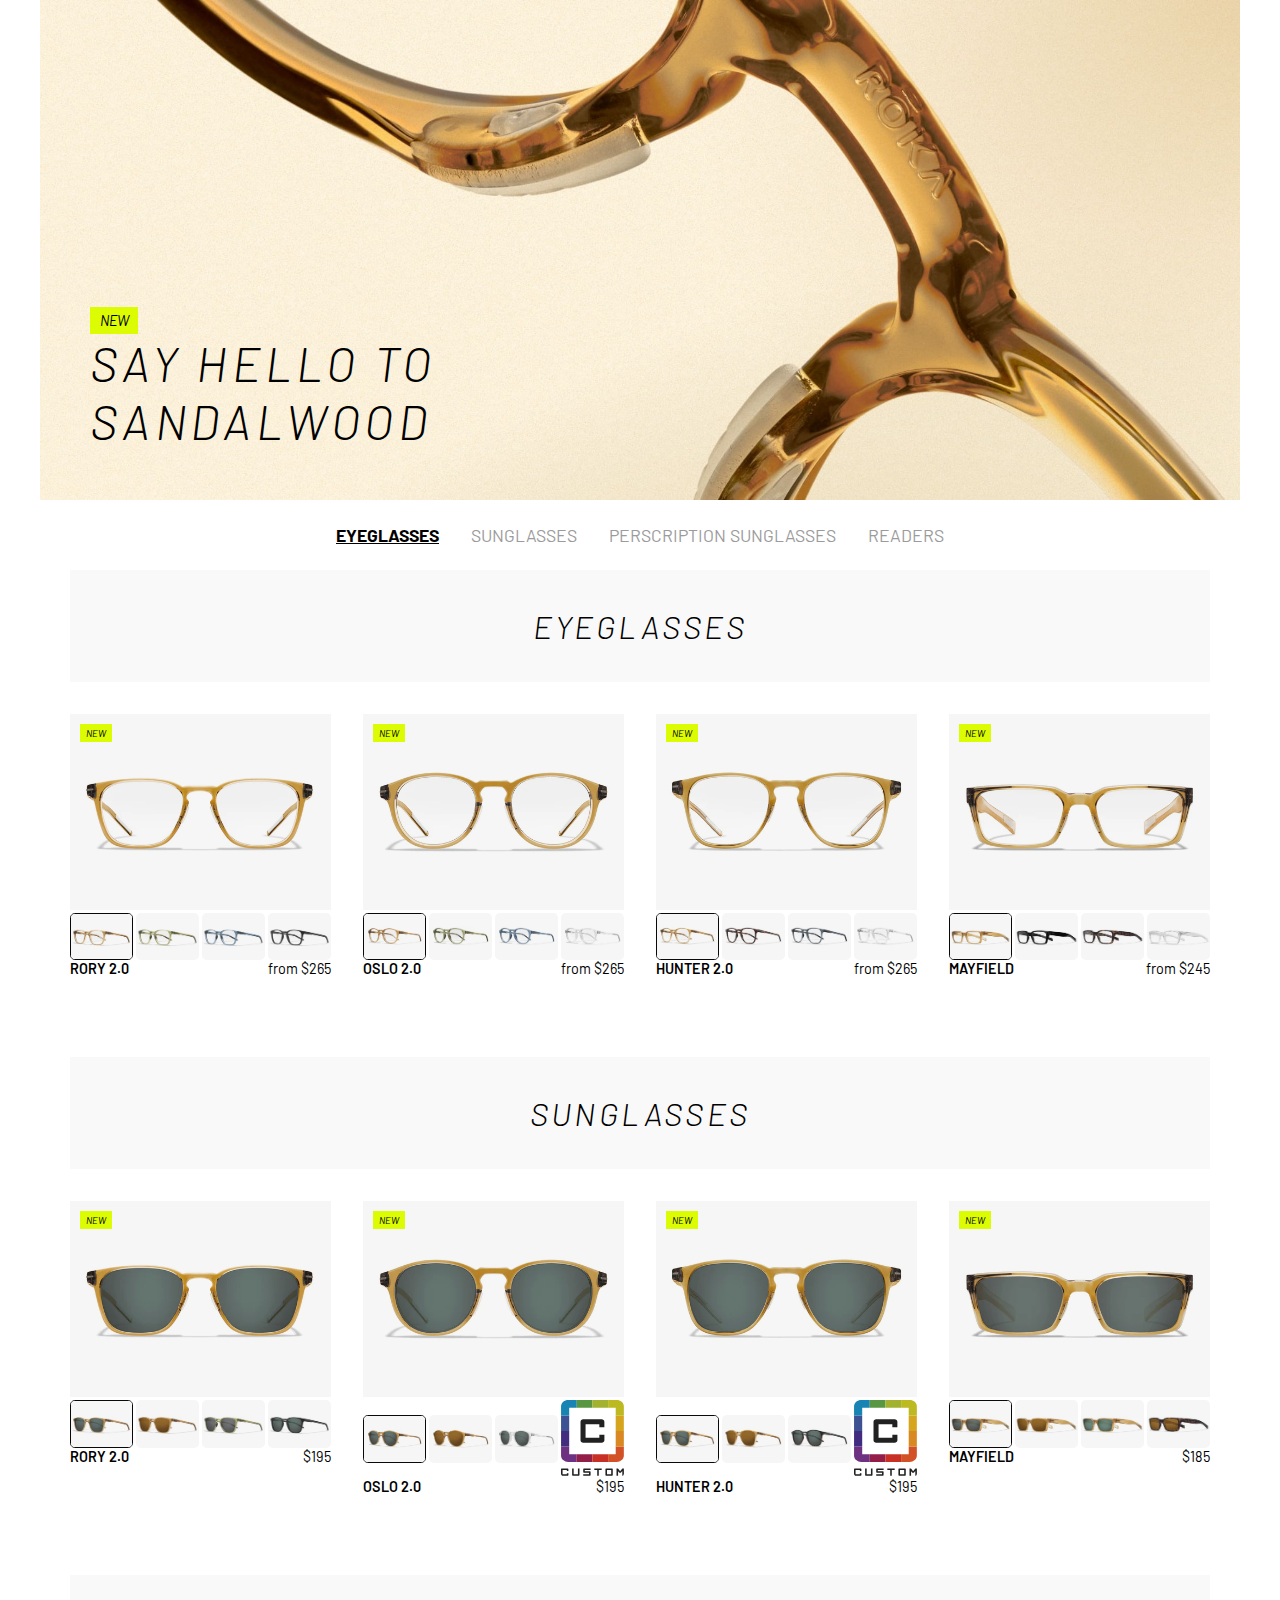
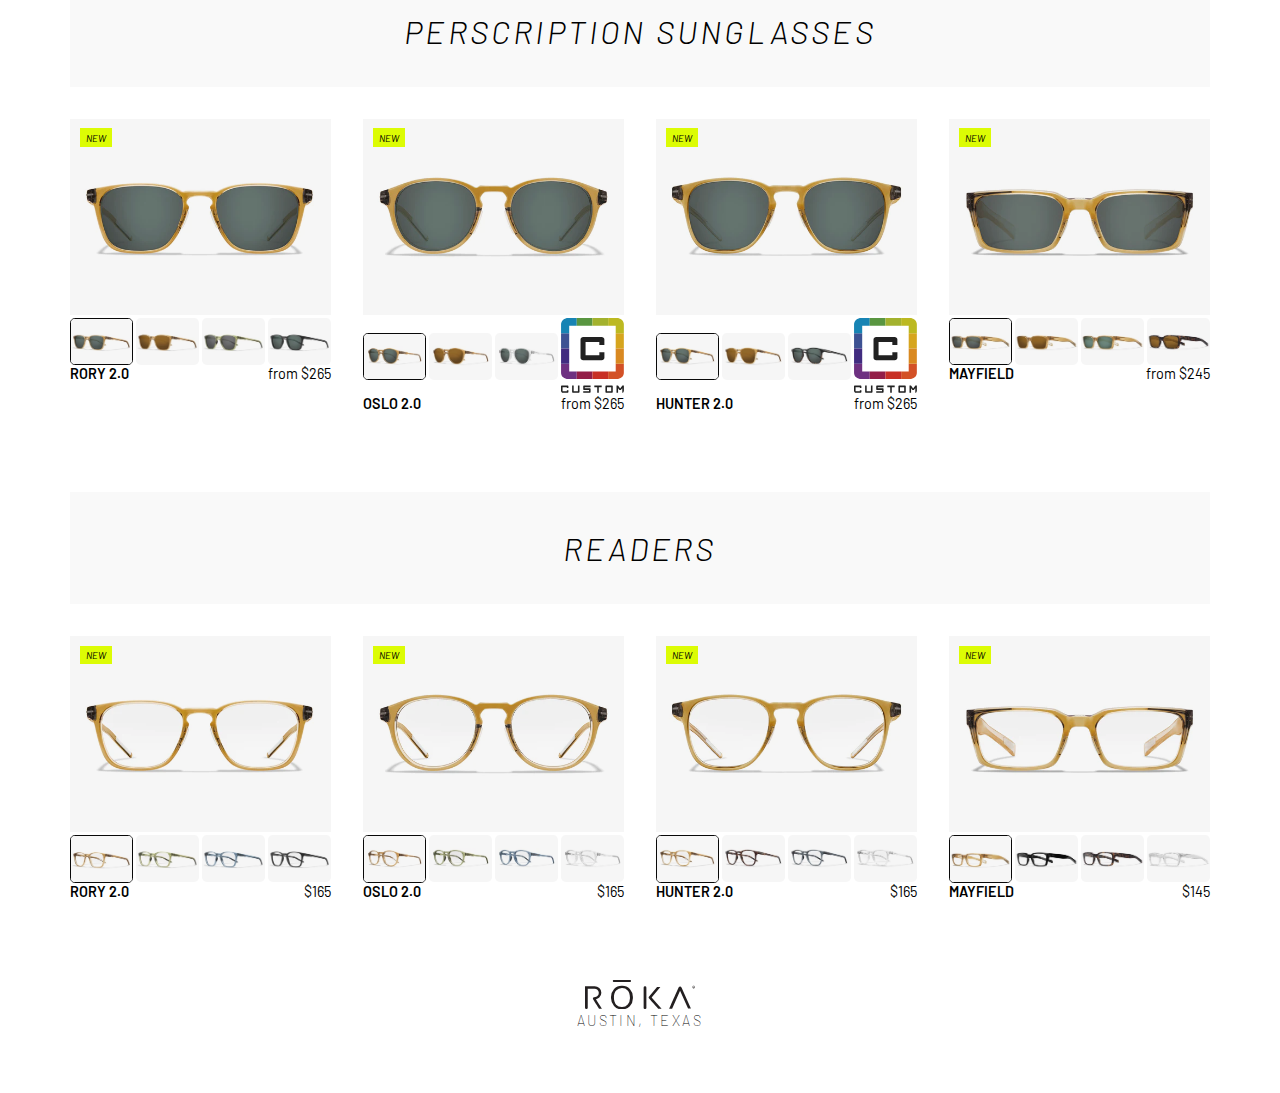
<file: landing-page/index.html>
<!DOCTYPE html>
<html lang="en">
<head>
  <meta charset="UTF-8">
  <meta name="viewport" content="width=device-width, initial-scale=1.0">
  <link rel="stylesheet" href="styles/style.css">
  <link rel="preconnect" href="https://fonts.googleapis.com">
<link rel="preconnect" href="https://fonts.gstatic.com" crossorigin>
<link href="https://fonts.googleapis.com/css2?family=Barlow:ital,wght@0,100;0,200;0,300;0,400;0,500;0,600;0,700;0,800;0,900;1,100;1,200;1,300;1,400;1,500;1,600;1,700;1,800;1,900&display=swap" rel="stylesheet">
  <title>Landing Page</title>
</head>
<body>
  
  <div class="wrapper">
    <!----------------------Banner----------------------->
    <header>
      <section class="banner">
        <div class="banner-img">
          <div class="banner-text">
            <h6>New</h6>
            <h3>Say hello to sandalwood</h3>
          </div>
        </div>
      </section>
    </header>
    <main>
      <div class="content-wrapper">
         <!----------------------Nav----------------------->
        <section class="nav">
          <nav>
            <ul>
              <li><a class="active" href="#eyeglasses">Eyeglasses</a></li>
              <li><a href="#sunglasses">Sunglasses</a></li>
              <li><a href="#perscription-sunglasses">Perscription Sunglasses</a></li>
              <li><a href="#readers">Readers</a></li>
            </ul>
          </nav>
        </section>
         <!----------------------Eyeglasses----------------------->
        <section id="eyeglasses">
          <div class="section-title">
            <h4>Eyeglasses</h4>
          </div>
          <div class="product-grid">
            <div class="grid-item gridItem">
              <div class="img-container">
                <a href="#"><img class="productImage" src="images/rory-sandalwood-front.webp" alt=""></a>
                <div class="new-icon newIcon">New</div>
              </div>
              <div class="color-varient-container">
                <div class="varient-img-container">
                  <img class="new active" src="images/rory-sandalwood-side.avif" data-src="images/rory-sandalwood-front.webp" alt="">
                </div>
                <div class="varient-img-container">
                  <img src="images/rory-crystalsage-side.avif" data-src="images/rory-crystalsage-front.webp" alt="">
                </div>
                <div class="varient-img-container">
                  <img src="images/rory-crystalslate-side.avif" data-src="images/rory-crystalslate-front.webp" alt="">
                </div>
                <div class="varient-img-container">
                  <img src="images/rory-mattebalck-side.avif" data-src="images/rory-matteblack-front.webp" alt="">
                </div>
              </div>
              <div class="grid-item-text">
                <span class="product-title">Rory 2.0</span>
                <span class="product-price">from $265</span>
              </div>
            </div>
            <div class="grid-item gridItem">
              <div class="img-container">
                <a href="#"><img class="productImage" src="images/oslo-sandalwood-front.webp" alt=""></a>
                <div class="new-icon newIcon">New</div>
              </div>
              <div class="color-varient-container">
                <div class="varient-img-container">
                  <img class="new active" src="images/oslo-sandalwood-side.avif" data-src="images/oslo-sandalwood-front.webp" alt="">
                </div>
                <div class="varient-img-container">
                  <img src="images/oslo-crystalsage-side.avif" data-src="images/oslo-crystalsage-front.webp" alt="">
                </div>
                <div class="varient-img-container">
                  <img src="images/oslo-crystalslate-side.avif" data-src="images/oslo-crystalslate-front.webp" alt="">
                </div>
                <div class="varient-img-container">
                  <img src="images/oslo-clear-side.webp" data-src="images/oslo-clear-front.webp" alt="">
                </div>
              </div>
              <div class="grid-item-text">
                <span class="product-title">Oslo 2.0</span>
                <span class="product-price">from $265</span>
              </div>
            </div>
            <div class="grid-item gridItem">
              <div class="img-container">
                <a href="#"><img class="productImage" src="images/hunter-sandalwood-front.webp" alt=""></a>
                <div class="new-icon newIcon">New</div>
              </div>
              <div class="color-varient-container">
                <div class="varient-img-container">
                  <img class="new active" src="images/hunter-sandalwood-side.avif" data-src="images/hunter-sandalwood-front.webp" alt="">
                </div>
                <div class="varient-img-container">
                  <img src="images/hunter-campfire-side.avif" data-src="images/hunter-campfire-front.webp" alt="">
                </div>
                <div class="varient-img-container">
                  <img src="images/hunter-crystalslate-side.avif" data-src="images/hunter-crystalslate-front.webp" alt="">
                </div>
                <div class="varient-img-container">
                  <img src="images/hunter-clear-side.webp" data-src="images/hunter-clear-front.webp" alt="">
                </div>
              </div>
              <div class="grid-item-text">
                <span class="product-title">Hunter 2.0</span>
                <span class="product-price">from $265</span>
              </div>
            </div>
            <div class="grid-item gridItem">
              <div class="img-container">
                <a href="#"><img class="productImage" src="images/mayfield-sandalwood-front.webp" alt=""></a>
                <div class="new-icon newIcon">New</div>
              </div>
              <div class="color-varient-container">
                <div class="varient-img-container">
                  <img class="new active" src="images/mayfield-sandalwood-side.avif" data-src="images/mayfield-sandalwood-front.webp" alt="">
                </div>
                <div class="varient-img-container">
                  <img src="images/mayfield-glossyblack-side.avif" data-src="images/mayfield-glossyblack-front.webp" alt="">
                </div>
                <div class="varient-img-container">
                  <img src="images/mayfield-campfire-side.avif" data-src="images/mayfield-campfire-front.webp" alt="">
                </div>
                <div class="varient-img-container">
                  <img src="images/mayfield-clear-side.webp" data-src="images/mayfield-clear-front.webp" alt="">
                </div>
              </div>
              <div class="grid-item-text">
                <span class="product-title">Mayfield</span>
                <span class="product-price">from $245</span>
              </div>
            </div>
          </div>
        </section>
         <!----------------------Sunglasses----------------------->
        <section id="sunglasses">
          <div class="section-title">
            <h4>Sunglasses</h4>
          </div>
          <div class="product-grid">
            <div class="grid-item gridItem">
              <div class="img-container">
                <a href="#"><img class="productImage" src="images/rory-sun-darkcarbon-sandalwood-front.webp" alt=""></a>
                <div class="new-icon newIcon">New</div>
              </div>
              <div class="color-varient-container">
                <div class="varient-img-container">
                  <img class="new active" src="images/rory-sun-darkcarbon-sandalwood-side.avif" data-src="images/rory-sun-darkcarbon-sandalwood-front.webp" alt="">
                </div>
                <div class="varient-img-container">
                  <img class="new" src="images/rory-sun-bronze-sandalwood-side.avif" data-src="images/rory-sun-bronze-sandalwood-front.webp" alt="">
                </div>
                <div class="varient-img-container">
                  <img src="images/rory-sun-darkcarbon-crystalsage-side.avif" data-src="images/rory-sun-darkcarbon-crystalsage-front.webp" alt="">
                </div>
                <div class="varient-img-container">
                  <img src="images/rory-sun-darkcarbon-matteblack-side.webp" data-src="images/rory-sun-darkcarbon-matteblack-front.webp" alt="">
                </div>
              </div>
              <div class="grid-item-text">
                <span class="product-title">Rory 2.0</span>
                <span class="product-price">$195</span>
              </div>
            </div>
            <div class="grid-item gridItem">
              <div class="img-container">
                <a href="#"><img class="productImage" src="images/oslo-sun-darkcarbon-sandalwood-front.webp" alt=""></a>
                <div class="new-icon newIcon">New</div>
              </div>
              <div class="color-varient-container">
                <div class="varient-img-container">
                  <img class="new active" src="images/oslo-sun-darkcarbon-sandalwood-side.avif" data-src="images/oslo-sun-darkcarbon-sandalwood-front.webp" alt="">
                </div>
                <div class="varient-img-container">
                  <img class="new" src="images/oslo-sun-bronze-sandalwood-side.avif" data-src="images/oslo-sun-bronze-sandalwood-front.webp" alt="">
                </div>
                <div class="varient-img-container">
                  <img src="images/oslo-sun-darkcarbon-clear-side.webp" data-src="images/oslo-sun-darkcarbon-clear-front.webp" alt="">
                </div>
                <div class="varient-img-container">
                  <img src="images/custom-logo-square.svg" data-src="images/oslo-sun-darkcarbon-sandalwood-front.webp" alt="">
                </div>
              </div>
              <div class="grid-item-text">
                <span class="product-title">Oslo 2.0</span>
                <span class="product-price">$195</span>
              </div>
            </div>
            <div class="grid-item gridItem">
              <div class="img-container">
                <a href="#"><img class="productImage" src="images/hunter-sun-darkcarbon-sandalwood-front.webp" alt=""></a>
                <div class="new-icon newIcon">New</div>
              </div>
              <div class="color-varient-container">
                <div class="varient-img-container">
                  <img class="new active" src="images/hunter-sun-darkcarbon-sandalwood-side.avif" data-src="images/hunter-sun-darkcarbon-sandalwood-front.webp" alt="">
                </div>
                <div class="varient-img-container">
                  <img class="new" src="images/hunter-sun-bronze-sandalwood-side.avif" data-src="images/hunter-sun-bronze-sandalwood-front.webp" alt="">
                </div>
                <div class="varient-img-container">
                  <img src="images/hunter-sun-darkcarbon-blacktort-side.avif" data-src="images/hunter-sun-darkcarbon-blacktort-front.webp" alt="">
                </div>
                <div class="varient-img-container">
                  <img src="images/custom-logo-square.svg" data-src="images/hunter-sun-darkcarbon-sandalwood-front.webp" alt="">
                </div>
              </div>
              <div class="grid-item-text">
                <span class="product-title">Hunter 2.0</span>
                <span class="product-price">$195</span>
              </div>
            </div>
            <div class="grid-item gridItem">
              <div class="img-container">
                <a href="#"><img class="productImage" src="images/mayfield-sun-darkcarbon-sandalwood-front.webp" alt=""></a>
                <div class="new-icon newIcon">New</div>
              </div>
              <div class="color-varient-container">
                <div class="varient-img-container">
                  <img class="new active" src="images/mayfield-sun-darkcarbon-sandalwood-side.avif" data-src="images/mayfield-sun-darkcarbon-sandalwood-front.webp" alt="">
                </div>
                <div class="varient-img-container">
                  <img class="new" src="images/mayfield-sun-bronze-sandalwood-side.avif" data-src="images/mayfield-sun-bronze-sandalwood-front.webp" alt="">
                </div>
                <div class="varient-img-container">
                  <img src="images/mayfield-sun-ranger-sandalwood-side.avif" data-src="images/mayfield-sun-ranger-sandalwood-front.webp" alt="">
                </div>
                <div class="varient-img-container">
                  <img src="images/mayfield-sun-bronze-campfire-side.avif" data-src="images/mayfield-sun-darkcarbon-campfire-front.webp" alt="">
                </div>
              </div>
              <div class="grid-item-text">
                <span class="product-title">Mayfield</span>
                <span class="product-price">$185</span>
              </div>
            </div>
          </div>
        </section>
         <!----------------------Perscription Sunglasses----------------------->
        <section id="perscription-sunglasses">
          <div class="section-title">
            <h4>Perscription Sunglasses</h4>
          </div>
          <div class="product-grid">
            <div class="grid-item gridItem">
              <div class="img-container">
                <a href="#"><img class="productImage" src="images/rory-sun-darkcarbon-sandalwood-front.webp" alt=""></a>
                <div class="new-icon newIcon">New</div>
              </div>
              <div class="color-varient-container">
                <div class="varient-img-container">
                  <img class="new active" src="images/rory-sun-darkcarbon-sandalwood-side.avif" data-src="images/rory-sun-darkcarbon-sandalwood-front.webp" alt="">
                </div>
                <div class="varient-img-container">
                  <img class="new" src="images/rory-sun-bronze-sandalwood-side.avif" data-src="images/rory-sun-bronze-sandalwood-front.webp" alt="">
                </div>
                <div class="varient-img-container">
                  <img src="images/rory-sun-darkcarbon-crystalsage-side.avif" data-src="images/rory-sun-darkcarbon-crystalsage-front.webp" alt="">
                </div>
                <div class="varient-img-container">
                  <img src="images/rory-sun-darkcarbon-matteblack-side.webp" data-src="images/rory-sun-darkcarbon-matteblack-front.webp" alt="">
                </div>
              </div>
              <div class="grid-item-text">
                <span class="product-title">Rory 2.0</span>
                <span class="product-price">from $265</span>
              </div>
            </div>
            <div class="grid-item gridItem">
              <div class="img-container">
                <a href="#"><img class="productImage" src="images/oslo-sun-darkcarbon-sandalwood-front.webp" alt=""></a>
                <div class="new-icon newIcon">New</div>
              </div>
              <div class="color-varient-container">
                <div class="varient-img-container">
                  <img class="new active" src="images/oslo-sun-darkcarbon-sandalwood-side.avif" data-src="images/oslo-sun-darkcarbon-sandalwood-front.webp" alt="">
                </div>
                <div class="varient-img-container">
                  <img class="new" src="images/oslo-sun-bronze-sandalwood-side.avif" data-src="images/oslo-sun-bronze-sandalwood-front.webp" alt="">
                </div>
                <div class="varient-img-container">
                  <img src="images/oslo-sun-darkcarbon-clear-side.webp" data-src="images/oslo-sun-darkcarbon-clear-front.webp" alt="">
                </div>
                <div class="varient-img-container">
                  <img src="images/custom-logo-square.svg" data-src="images/oslo-sun-darkcarbon-sandalwood-front.webp" alt="">
                </div>
              </div>
              <div class="grid-item-text">
                <span class="product-title">Oslo 2.0</span>
                <span class="product-price">from $265</span>
              </div>
            </div>
            <div class="grid-item gridItem">
              <div class="img-container">
                <a href="#"><img class="productImage" src="images/hunter-sun-darkcarbon-sandalwood-front.webp" alt=""></a>
                <div class="new-icon newIcon">New</div>
              </div>
              <div class="color-varient-container">
                <div class="varient-img-container">
                  <img class="new active" src="images/hunter-sun-darkcarbon-sandalwood-side.avif" data-src="images/hunter-sun-darkcarbon-sandalwood-front.webp" alt="">
                </div>
                <div class="varient-img-container">
                  <img class="new" src="images/hunter-sun-bronze-sandalwood-side.avif" data-src="images/hunter-sun-bronze-sandalwood-front.webp" alt="">
                </div>
                <div class="varient-img-container">
                  <img src="images/hunter-sun-darkcarbon-blacktort-side.avif" data-src="images/hunter-sun-darkcarbon-blacktort-front.webp" alt="">
                </div>
                <div class="varient-img-container">
                  <img src="images/custom-logo-square.svg" data-src="images/hunter-sun-darkcarbon-sandalwood-front.webp" alt="">
                </div>
              </div>
              <div class="grid-item-text">
                <span class="product-title">Hunter 2.0</span>
                <span class="product-price">from $265</span>
              </div>
            </div>
            <div class="grid-item gridItem">
              <div class="img-container">
                <a href="#"><img class="productImage" src="images/mayfield-sun-darkcarbon-sandalwood-front.webp" alt=""></a>
                <div class="new-icon newIcon">New</div>
              </div>
              <div class="color-varient-container">
                <div class="varient-img-container">
                  <img class="new active" src="images/mayfield-sun-darkcarbon-sandalwood-side.avif" data-src="images/mayfield-sun-darkcarbon-sandalwood-front.webp" alt="">
                </div>
                <div class="varient-img-container">
                  <img class="new" src="images/mayfield-sun-bronze-sandalwood-side.avif" data-src="images/mayfield-sun-bronze-sandalwood-front.webp" alt="">
                </div>
                <div class="varient-img-container">
                  <img src="images/mayfield-sun-ranger-sandalwood-side.avif" data-src="images/mayfield-sun-ranger-sandalwood-front.webp" alt="">
                </div>
                <div class="varient-img-container">
                  <img src="images/mayfield-sun-bronze-campfire-side.avif" data-src="images/mayfield-sun-darkcarbon-campfire-front.webp" alt="">
                </div>
              </div>
              <div class="grid-item-text">
                <span class="product-title">Mayfield</span>
                <span class="product-price">from $245</span>
              </div>
            </div>
          </div>
        </section>
         <!----------------------Readers----------------------->
        <section id="readers">
          <div class="section-title">
            <h4>Readers</h4>
          </div>
          <div class="product-grid">
            <div class="grid-item gridItem">
              <div class="img-container">
                <a href="#"><img class="productImage" src="images/rory-sandalwood-front.webp" alt=""></a>
                <div class="new-icon newIcon">New</div>
              </div>
              <div class="color-varient-container">
                <div class="varient-img-container">
                  <img class="new active" src="images/rory-sandalwood-side.avif" data-src="images/rory-sandalwood-front.webp" alt="">
                </div>
                <div class="varient-img-container">
                  <img src="images/rory-crystalsage-side.avif" data-src="images/rory-crystalsage-front.webp" alt="">
                </div>
                <div class="varient-img-container">
                  <img src="images/rory-crystalslate-side.avif" data-src="images/rory-crystalslate-front.webp" alt="">
                </div>
                <div class="varient-img-container">
                  <img src="images/rory-mattebalck-side.avif" data-src="images/rory-matteblack-front.webp" alt="">
                </div>
              </div>
              <div class="grid-item-text">
                <span class="product-title">Rory 2.0</span>
                <span class="product-price">$165</span>
              </div>
            </div>
            <div class="grid-item gridItem">
              <div class="img-container">
                <a href="#"><img class="productImage" src="images/oslo-sandalwood-front.webp" alt=""></a>
                <div class="new-icon newIcon">New</div>
              </div>
              <div class="color-varient-container">
                <div class="varient-img-container">
                  <img class="new active" src="images/oslo-sandalwood-side.avif" data-src="images/oslo-sandalwood-front.webp" alt="">
                </div>
                <div class="varient-img-container">
                  <img src="images/oslo-crystalsage-side.avif" data-src="images/oslo-crystalsage-front.webp" alt="">
                </div>
                <div class="varient-img-container">
                  <img src="images/oslo-crystalslate-side.avif" data-src="images/oslo-crystalslate-front.webp" alt="">
                </div>
                <div class="varient-img-container">
                  <img src="images/oslo-clear-side.webp" data-src="images/oslo-clear-front.webp" alt="">
                </div>
              </div>
              <div class="grid-item-text">
                <span class="product-title">Oslo 2.0</span>
                <span class="product-price">$165</span>
              </div>
            </div>
            <div class="grid-item gridItem">
              <div class="img-container">
                <a href="#"><img class="productImage" src="images/hunter-sandalwood-front.webp" alt=""></a>
                <div class="new-icon newIcon">New</div>
              </div>
              <div class="color-varient-container">
                <div class="varient-img-container">
                  <img class="new active" src="images/hunter-sandalwood-side.avif" data-src="images/hunter-sandalwood-front.webp" alt="">
                </div>
                <div class="varient-img-container">
                  <img src="images/hunter-campfire-side.avif" data-src="images/hunter-campfire-front.webp" alt="">
                </div>
                <div class="varient-img-container">
                  <img src="images/hunter-crystalslate-side.avif" data-src="images/hunter-crystalslate-front.webp" alt="">
                </div>
                <div class="varient-img-container">
                  <img src="images/hunter-clear-side.webp" data-src="images/hunter-clear-front.webp" alt="">
                </div>
              </div>
              <div class="grid-item-text">
                <span class="product-title">Hunter 2.0</span>
                <span class="product-price">$165</span>
              </div>
            </div>
            <div class="grid-item gridItem">
              <div class="img-container">
                <a href="#"><img class="productImage" src="images/mayfield-sandalwood-front.webp" alt=""></a>
                <div class="new-icon newIcon">New</div>
              </div>
              <div class="color-varient-container">
                <div class="varient-img-container">
                  <img class="new active" src="images/mayfield-sandalwood-side.avif" data-src="images/mayfield-sandalwood-front.webp" alt="">
                </div>
                <div class="varient-img-container">
                  <img src="images/mayfield-glossyblack-side.avif" data-src="images/mayfield-glossyblack-front.webp" alt="">
                </div>
                <div class="varient-img-container">
                  <img src="images/mayfield-campfire-side.avif" data-src="images/mayfield-campfire-front.webp" alt="">
                </div>
                <div class="varient-img-container">
                  <img src="images/mayfield-clear-side.webp" data-src="images/mayfield-clear-front.webp" alt="">
                </div>
              </div>
              <div class="grid-item-text">
                <span class="product-title">Mayfield</span>
                <span class="product-price">$145</span>
              </div>
            </div>
          </div>
        </section>
      </div>
    </main>
    <footer>
       <!----------------------Logo----------------------->
      <svg width="110px" id="Layer_1" data-name="Layer 1" xmlns="http://www.w3.org/2000/svg" viewBox="0 0 116.03 31.04">
        <defs>
          <style>.cls-1{fill:#231f20;}</style>
        </defs>
        <title>ROKA Logo</title>
        <rect class="cls-1" x="61.85" y="6.68" width="2.9" height="23.93" rx="1.45" ry="1.45"></rect>
        <path class="cls-1" d="M47.43,0h-17a1,1,0,0,0-1.1,1,1,1,0,0,0,1.1,1h17a1,1,0,0,0,1.1-1,1,1,0,0,0-1.1-1Z"></path>
        <path class="cls-1" d="M11.52,20.23a7.6,7.6,0,0,0,3.56-1.76,6.9,6.9,0,0,0,2.16-5,6.68,6.68,0,0,0-2.16-4.92A7.51,7.51,0,0,0,9.91,6.71H0V29.25a1.39,1.39,0,0,0,1.44,1.33,1.39,1.39,0,0,0,1.45-1.33V9.12H9.75a4.67,4.67,0,0,1,3.32,1.09,4.35,4.35,0,0,1,1.48,3.35,4.47,4.47,0,0,1-1.47,3.35c-1.55,1.33-3.52,1-4.26,1.61s-.62,1.38,0,2.31c2,3.13,6,9.44,6,9.44h3s-6-9.56-6.25-10Z"></path>
        <path class="cls-1" d="M101.82,8A2.54,2.54,0,0,0,101.15,7a1.58,1.58,0,0,0-.87-.25,1.54,1.54,0,0,0-.83.25A2.41,2.41,0,0,0,98.73,8c-.37.86-9.83,22.23-9.83,22.23h3l8.39-19,8.43,18.95h3L101.82,8Z"></path>
        <path class="cls-1" d="M80.79,30.27l-10.5-11.8L79.5,7.33H76L67.42,17.8a1.18,1.18,0,0,0-.27.73,1.15,1.15,0,0,0,.27.75c.17.21,9.82,11,9.82,11Z"></path>
        <path class="cls-1" d="M39,28.59A7.87,7.87,0,0,1,32.83,26c-1.54-1.78-2.31-4.25-2.31-7.45s.76-5.66,2.33-7.38A8.24,8.24,0,0,1,39,8.47a7.86,7.86,0,0,1,6,2.62c1.57,1.75,2.4,4.23,2.4,7.46a10.92,10.92,0,0,1-2.33,7.35A7.86,7.86,0,0,1,39,28.59ZM39,6a11,11,0,0,0-8.36,3.41,12.9,12.9,0,0,0-3.22,9,12.59,12.59,0,0,0,3.18,9A10.78,10.78,0,0,0,39,31a11,11,0,0,0,8.28-3.41,12.66,12.66,0,0,0,3.25-9.05,12.8,12.8,0,0,0-3.23-9.09A10.91,10.91,0,0,0,39,6Z"></path>
        <path class="cls-1" d="M114.39,7.37h.15c.18,0,.32-.06.32-.2s-.09-.21-.3-.21l-.18,0v.4Zm0,.78h-.32V6.76a3.73,3.73,0,0,1,.54,0,.75.75,0,0,1,.48.11.35.35,0,0,1,.14.3.36.36,0,0,1-.29.33v0c.14,0,.2.15.25.34a1.24,1.24,0,0,0,.1.34h-.34a1.09,1.09,0,0,1-.11-.34c0-.14-.11-.21-.29-.21h-.15v.55Zm-.86-.72a1.09,1.09,0,0,0,1.09,1.11,1.07,1.07,0,0,0,1.06-1.11,1.08,1.08,0,1,0-2.15,0Zm2.51,0A1.43,1.43,0,1,1,114.61,6,1.4,1.4,0,0,1,116,7.43Z"></path>
      </svg>
      <h5>Austin, Texas</h5>
    </footer>
  </div>
  <script src="scripts/script.js"></script>
</body>
</html>
</file>
<file: landing-page/styles/style.css>
* {
  margin: 0;
  padding: 0;
  box-sizing: border-box;
  font-family: 'Barlow', sans-serif;
  scroll-behavior: smooth;
}

.wrapper{
  margin: 0 auto;
  width: 100%;
  max-width: 1200px;
}

/*      -----------Banner-----------      */

.banner-img {
  background-image: url("../images/banner.jpg");
  background-size: cover;
  background-position: center;
  height: 500px;
  position: relative;
}

.banner-text {
  position: absolute;
  left: 50px;
  bottom: 50px;
  width: 384px;
}

.banner-text h3 {
  font-size: 3.0rem;
  font-weight: 300;
  font-style: italic;
  text-transform: uppercase;
  letter-spacing: 0.3rem;
}

.banner-text h6 {
  font-size: 0.9rem;
  font-weight: 400;
  font-style: italic;
  text-transform: uppercase;
  text-align: center;
  background-color: #dcfc04;
  padding: 0.3rem 0;
  width: 3rem;
}

.content-wrapper {
  width: 95%;
  margin: 0 auto;
}

/*      -----------Nav-----------      */

nav {
  display: flex;
  justify-content: center;
}

.active {
  font-weight: 700;
  color: #000000;
  text-decoration: underline;
}

nav ul {
  display: flex;
  justify-content: space-between;
  width: 38rem;
  list-style-type: none;
  padding: 1.5rem 0;

}

nav ul li {
  font-size: 1.1rem;
  text-transform: uppercase;
}

nav ul li a {
  text-decoration: none;
  color: #9B9B9B;
}

nav ul li a:hover {
  font-weight: 700;
  color: #000000;
  text-decoration: underline;
}

.section-title {
  display: flex;
  align-items: center;
  justify-content: center;
  height: 7rem;
  background-color: rgba(194, 194, 194, 0.1);
  text-align: center;
}

.section-title h4 {
  font-size: 2rem;
  font-weight: 300;
  font-style: italic;
  letter-spacing: 0.2rem;
  text-transform: uppercase;
}

/*      -----------Product Grid-----------      */

.product-grid {
  display: grid;
  grid-template-columns: repeat(4, 1fr);
  column-gap: 2rem;
  padding: 2rem 0 5rem;
}

/*      -----------Main Product Image-----------      */

.img-container {
  width: 100%;
  position: relative;
}

.img-container img {
  width: 100%;
  filter: contrast(93%);
}

.new-icon {
  display: block;
  position: absolute;
  top: 0.6rem;
  left: 0.6rem;
  font-size: 0.6rem;
  font-weight: 400;
  font-style: italic;
  text-transform: uppercase;
  text-align: center;
  background-color: #dcfc04;
  padding: 0.2rem 0;
  width: 2rem;
}

/*      -----------Color Varients-----------      */

.color-varient-container {
  display: flex;
  justify-content: space-between;
  width: 100%;
}

.varient-img-container,
.varient-img-container img {
  border-radius: 0.3rem;
}

.varient-img-container {
  display: flex;
  justify-content: center;
  align-items: center;
  width: 24%;
  filter: contrast(93%);
  position: relative;
}

.varient-img-container img {
  width: 100%;
}

.varient-img-container img:hover {
  border: #000000 solid 1px;
  cursor: pointer;
}

.varient-img-container .active {
  border: #000000 solid 1px;
  cursor: pointer;
}

/*      -----------Product Text-----------      */

.grid-item-text {
  display: flex;
  justify-content: space-between;
}

.grid-item-text span {
  font-size: 0.9rem;
}

.product-title {
  font-weight: 600;
  text-transform: uppercase;
}

.product-price {
  text-wrap: nowrap;
  white-space: nowrap;
}

/*      -----------Logo-----------      */

footer {
  text-align: center;
  padding-bottom: 4rem;
}

footer h5 {
  font-size: 0.9rem;
  font-weight: 100;
  letter-spacing: 0.15rem;
  text-transform: uppercase;
}

/*      -----------Media Queries-----------      */

@media only screen and (max-width: 600px) {
  .product-grid {
    grid-template-columns: 1fr;
  }

  .banner-text {
    position: absolute;
    transform: translate(-50%, -50%);
    top: 70%;
    left: 50%;

    width: 300px;
  }

  .banner-text h3 {
    font-size: 2rem;
  }

  nav ul {
    flex-direction: column;
    justify-content: center;
    align-items: center;
  }

  .product-grid {
    row-gap: 1rem;
  }
}
</file>
